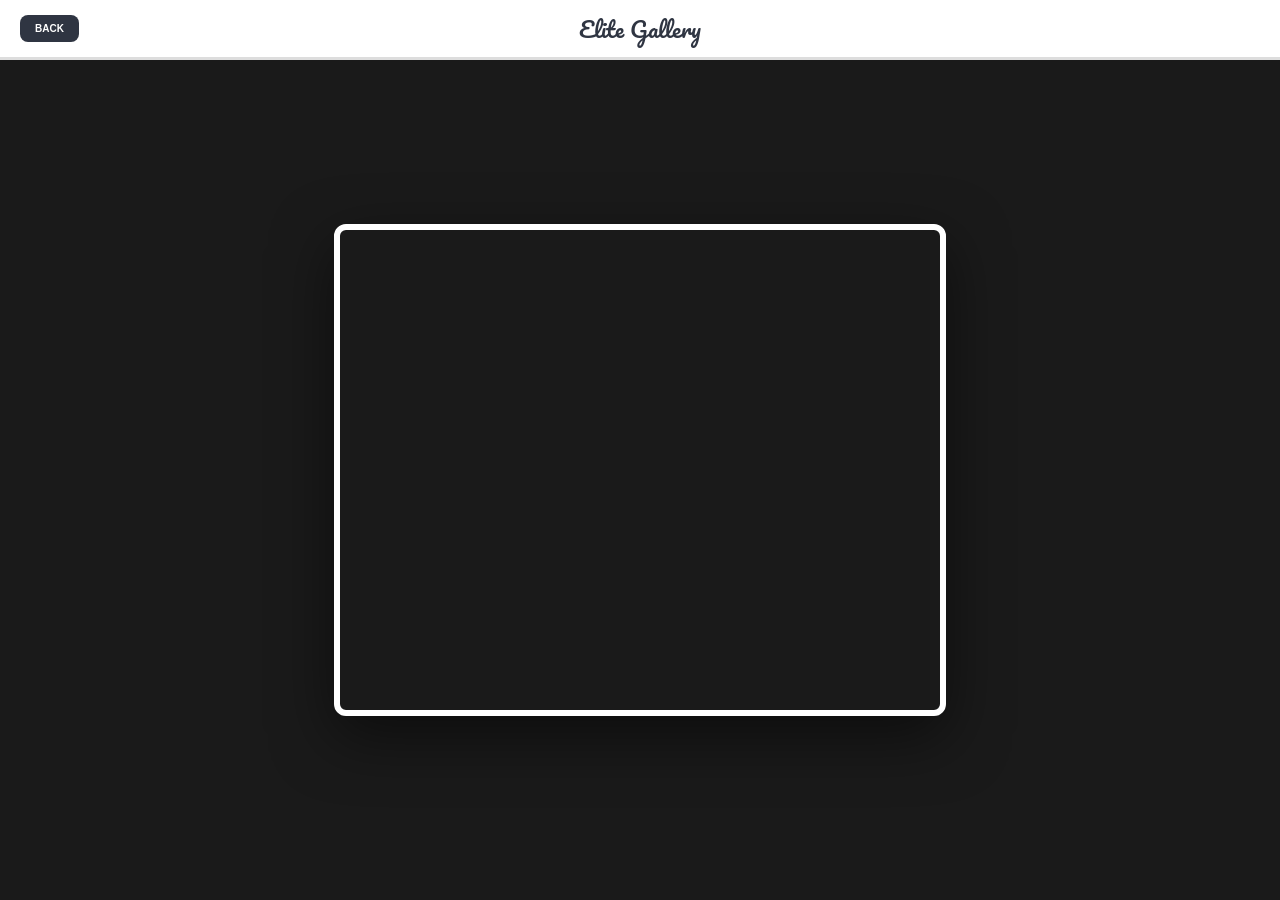
<file: index4.html>
<!DOCTYPE html>
<html lang="en">
<head>
    <meta charset="UTF-8">
    <meta name="viewport" content="width=device-width, initial-scale=1.0, maximum-scale=1.0, user-scalable=no">
    <title>Flappy Bird Pro | Elite Gallery</title>
    <link href="https://fonts.googleapis.com/css?family=Pacifico" rel="stylesheet">
    <style>
        /* --- LAYOUT STYLES --- */
        body {
            margin: 0;
            padding: 0;
            display: flex;
            flex-direction: column;
            justify-content: center;
            align-items: center;
            height: 100vh;
            background-color: #1a1a1a;
            font-family: 'Pacifico', cursive;
            overflow: hidden;
        }

        /* Fixed Header */
        header {
            width: 100%;
            height: 60px;
            padding: 0 20px;
            display: flex;
            align-items: center;
            justify-content: space-between;
            background: #ffffff;
            position: fixed;
            top: 0;
            left: 0;
            z-index: 100;
            box-sizing: border-box;
            border-bottom: 3px solid #ddd;
        }

        .gallery-title {
            font-size: 1.4rem;
            color: #2f3542;
            position: absolute;
            left: 50%;
            transform: translateX(-50%);
        }

        #game-container {
            position: relative;
            box-shadow: 0 20px 60px rgba(0,0,0,0.5);
            border: 6px solid #fff;
            border-radius: 12px;
            margin-top: 40px;
        }

        canvas {
            display: block;
            background: url('https://s2js.com/img/etc/flappyback.png'); /* Secure HTTPS Link */
            background-size: cover;
        }
    </style>
</head>
<body>

    <header>
        <button onclick="window.location.href='index2.html'" style="background:#2f3542; color:white; border:none; padding:8px 15px; border-radius:8px; font-weight:bold; cursor:pointer; font-size: 10px;">BACK</button>
        
        <span class="gallery-title">Elite Gallery</span>
        
        </header>

    <div id="game-container">
        <canvas id="myCanvas" width="600" height="480"></canvas>
    </div>

    <script>
        /* --- GAME LOGIC --- */
        const canvas = document.getElementById("myCanvas");
        const ctx = canvas.getContext("2d");

        const GRAVITY = 0.5;
        const JUMP = -8;
        const PIPE_SPEED = 3.5;
        const PIPE_SPAWN_RATE = 100;

        let bird, pipes, score, gameMode, frameCount;

        // Secure HTTPS image links
        const birdImg = new Image();
        birdImg.src = "https://s2js.com/img/etc/flappybird.png";
        const pipeImg = new Image();
        pipeImg.src = "https://s2js.com/img/etc/flappypipe.png";

        class Bird {
            constructor() {
                this.x = 100;
                this.y = canvas.height / 2;
                this.w = 34;
                this.h = 24;
                this.velocity = 0;
                this.angle = 0;
            }
            update() {
                if (gameMode === "running") {
                    this.velocity += GRAVITY;
                    this.y += this.velocity;
                    this.angle = Math.min(Math.PI / 3, Math.max(-Math.PI / 6, this.velocity * 0.1));
                }
                if (this.y + this.h > canvas.height || this.y < 0) gameMode = "over";
            }
            draw() {
                ctx.save();
                ctx.translate(this.x + this.w / 2, this.y + this.h / 2);
                ctx.rotate(this.angle);
                ctx.drawImage(birdImg, -this.w / 2, -this.h / 2, this.w, this.h);
                ctx.restore();
            }
        }

        class Pipe {
            constructor(x) {
                this.x = x;
                this.width = 52;
                this.gap = 150;
                this.topHeight = Math.random() * (canvas.height - 250) + 50;
                this.passed = false;
            }
            update() { this.x -= PIPE_SPEED; }
            draw() {
                ctx.save();
                ctx.translate(this.x + this.width / 2, this.topHeight / 2);
                ctx.scale(1, -1);
                ctx.drawImage(pipeImg, -this.width / 2, -this.topHeight / 2, this.width, this.topHeight);
                ctx.restore();
                ctx.drawImage(pipeImg, this.x, this.topHeight + this.gap, this.width, canvas.height);
            }
        }

        function init() {
            bird = new Bird();
            pipes = [];
            score = 0;
            frameCount = 0;
            gameMode = "prestart";
        }

        function update() {
            bird.update();
            if (gameMode === "running") {
                frameCount++;
                if (frameCount % PIPE_SPAWN_RATE === 0) pipes.push(new Pipe(canvas.width));
                for (let i = pipes.length - 1; i >= 0; i--) {
                    pipes[i].update();
                    if (bird.x + bird.w - 5 > pipes[i].x && bird.x + 5 < pipes[i].x + pipes[i].width) {
                        if (bird.y + 5 < pipes[i].topHeight || bird.y + bird.h - 5 > pipes[i].topHeight + pipes[i].gap) {
                            gameMode = "over";
                        }
                    }
                    if (!pipes[i].passed && pipes[i].x < bird.x) {
                        score++;
                        pipes[i].passed = true;
                    }
                    if (pipes[i].x + pipes[i].width < 0) pipes.splice(i, 1);
                }
            }
        }

        function render() {
            ctx.clearRect(0, 0, canvas.width, canvas.height);
            pipes.forEach(p => p.draw());
            bird.draw();
            ctx.fillStyle = "white";
            ctx.strokeStyle = "black";
            ctx.lineWidth = 4;
            ctx.textAlign = "center";

            if (gameMode === "prestart") {
                ctx.font = "30px Pacifico";
                ctx.strokeText("Click to Start", canvas.width / 2, canvas.height / 2);
                ctx.fillText("Click to Start", canvas.width / 2, canvas.height / 2);
            } else if (gameMode === "over") {
                ctx.font = "40px Pacifico";
                ctx.strokeText("Game Over", canvas.width / 2, 200);
                ctx.fillText("Game Over", canvas.width / 2, 200);
                ctx.font = "25px Pacifico";
                ctx.fillText(`Score: ${score}`, canvas.width / 2, 250);
            } else {
                ctx.font = "40px Pacifico";
                ctx.strokeText(score, canvas.width / 2, 70);
                ctx.fillText(score, canvas.width / 2, 70);
            }
        }

        function gameLoop() {
            update();
            render();
            requestAnimationFrame(gameLoop);
        }

        function handleInput() {
            if (gameMode === "prestart") gameMode = "running";
            if (gameMode === "running") bird.velocity = JUMP;
            if (gameMode === "over") init();
        }

        window.addEventListener("mousedown", handleInput);
        window.addEventListener("keydown", (e) => { if(e.code === "Space") handleInput(); });
        window.addEventListener("touchstart", (e) => { e.preventDefault(); handleInput(); });

        init();
        gameLoop();
    </script>
</body>
</html>
</file>
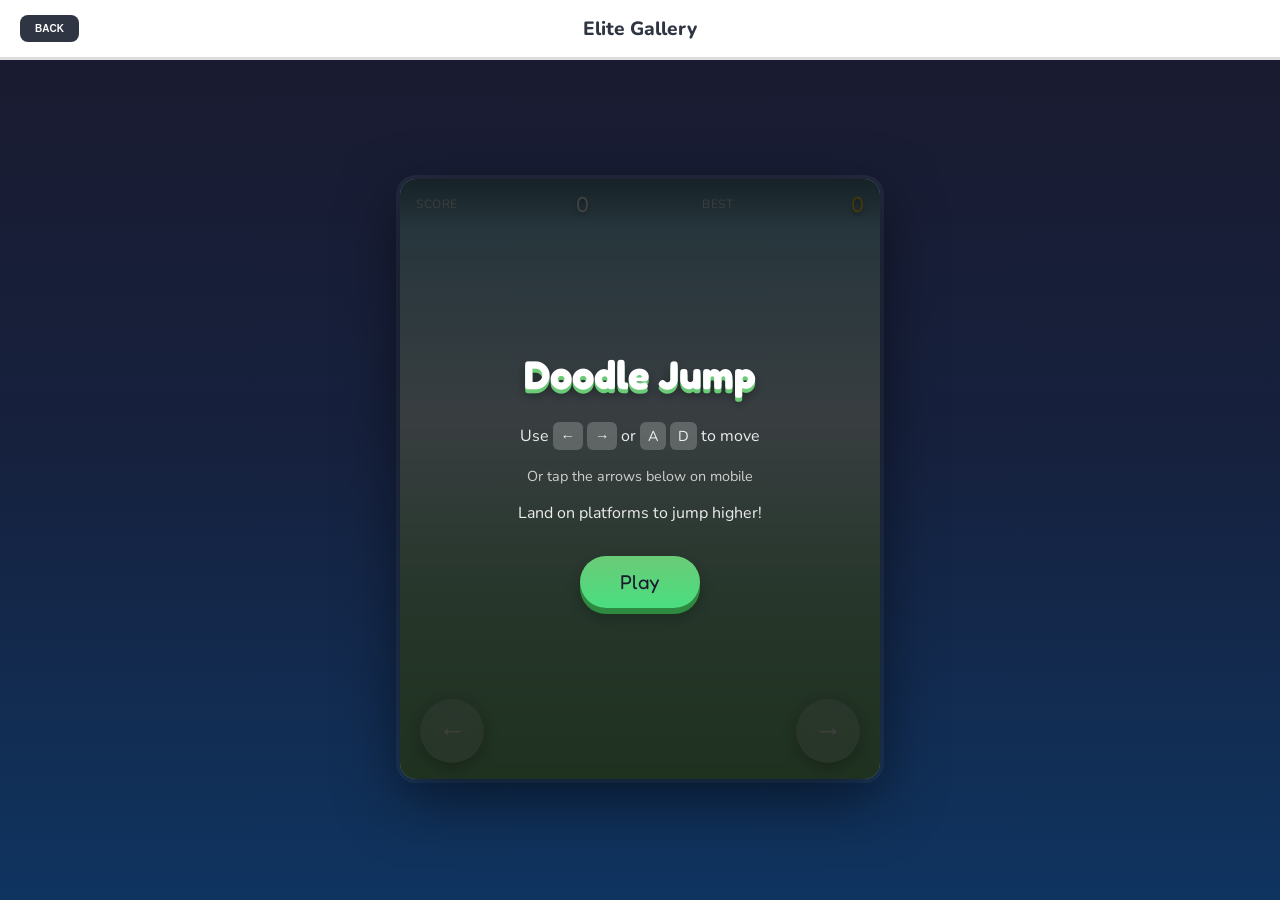
<file: index5.html>
<!DOCTYPE html>
<html lang="en" dir="ltr">
  <head>
    <meta charset="utf-8" />
    <meta name="viewport" content="width=device-width, initial-scale=1.0" />
    <title>Talha - Doodle Jump</title>

    <link rel="icon" href="https://i.ibb.co/M6KTWnf/pic.jpg" />
    <link rel="stylesheet" href="style2.css" />
    <link href="https://fonts.googleapis.com/css2?family=Fredoka+One&family=Nunito:wght@600;800&display=swap" rel="stylesheet" />
    
    <style>
        /* --- NAVIGATION HEADER STYLES --- */
        header {
            width: 100%;
            height: 60px;
            padding: 0 20px;
            display: flex;
            align-items: center;
            justify-content: space-between;
            background: #ffffff;
            position: fixed;
            top: 0;
            left: 0;
            z-index: 1000;
            box-sizing: border-box;
            border-bottom: 3px solid #ddd;
            font-family: 'Nunito', sans-serif;
        }

        .gallery-title {
            font-size: 1.2rem;
            color: #2f3542;
            font-weight: 800;
            position: absolute;
            left: 50%;
            transform: translateX(-50%);
        }

        .btn-back {
            background: #2f3542;
            color: white;
            border: none;
            padding: 8px 15px;
            border-radius: 8px;
            font-weight: bold;
            cursor: pointer;
            font-size: 10px;
            text-transform: uppercase;
            transition: opacity 0.2s;
        }

        .btn-back:hover {
            opacity: 0.9;
        }

        /* Prevent game from being hidden behind the fixed header */
        body {
            padding-top: 70px;
            margin: 0;
            display: flex;
            justify-content: center;
            background-color: #f0f0f0; /* Match your game theme if needed */
        }
    </style>
  </head>
  <body>

    <header>
        <button class="btn-back" onclick="window.location.href='index2.html'">BACK</button>
        
        <span class="gallery-title">Elite Gallery</span>
        
        </header>

    <div class="game-wrapper">
      <div class="game-ui">
        <span class="score-label">Score</span>
        <span id="scoreEl" class="score-value">0</span>
        <span class="high-score-label">Best</span>
        <span id="highScoreEl" class="high-score-value">0</span>
      </div>
      <canvas id="gameCanvas" width="480" height="600"></canvas>
      <div class="mobile-controls" id="mobileControls">
        <button type="button" class="ctrl-btn ctrl-left" id="btnLeft" aria-label="Move left">←</button>
        <button type="button" class="ctrl-btn ctrl-right" id="btnRight" aria-label="Move right">→</button>
      </div>
      <div id="startOverlay" class="overlay overlay-start">
        <h1>Doodle Jump</h1>
        <p>Use <kbd>←</kbd> <kbd>→</kbd> or <kbd>A</kbd> <kbd>D</kbd> to move</p>
        <p class="mobile-hint">Or tap the arrows below on mobile</p>
        <p>Land on platforms to jump higher!</p>
        <button type="button" id="startBtn" class="btn-start">Play</button>
      </div>
      <div id="gameOverOverlay" class="overlay overlay-gameover hidden">
        <h2>Game Over</h2>
        <p>Score: <span id="finalScoreEl">0</span></p>
        <button type="button" id="restartBtn" class="btn-start">Play Again</button>
      </div>
    </div>
    
    <script src="script2.js"></script>
  </body>
</html>
</file>
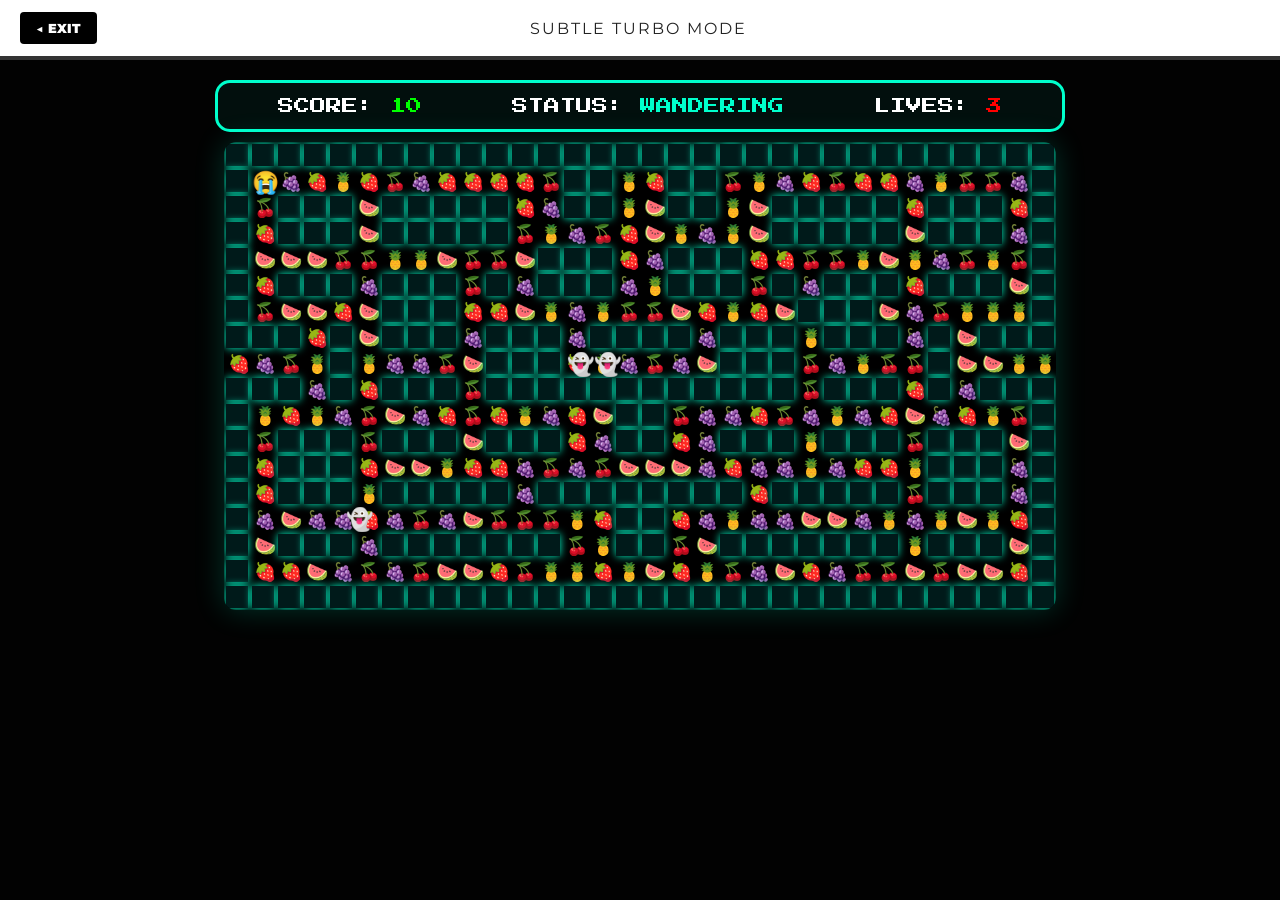
<file: index6.html>
<!DOCTYPE html>
<html lang="en">
<head>
    <meta charset="utf-8" />
    <meta name="viewport" content="width=device-width, initial-scale=1.0" />
    <title>Pac-Man: 1.1x Subtle Turbo</title>
    <link href="https://fonts.googleapis.com/css2?family=Montserrat:wght@900&family=Press+Start+2P&display=swap" rel="stylesheet">
    <style>
        * { box-sizing: border-box; margin: 0; padding: 0; }
        body {
            background: #020202; display: flex; flex-direction: column; align-items: center;
            min-height: 100vh; font-family: 'Press Start 2P', cursive; overflow: hidden; color: white;
        }
        header.nav-header {
            width: 100%; height: 60px; background: #fff; display: flex; align-items: center;
            justify-content: space-between; padding: 0 20px; position: fixed; top: 0; z-index: 100;
            border-bottom: 4px solid #333;
        }
        .btn-back {
            background: #000; color: #fff; border: none; padding: 8px 16px;
            font-family: 'Montserrat', sans-serif; font-weight: 900; cursor: pointer; border-radius: 4px;
        }
        .wrapper { margin-top: 80px; text-align: center; }
        .scoreboard {
            display: flex; justify-content: space-around; width: 850px;
            margin: 0 auto 10px; padding: 15px; border: 3px solid #00ffcc;
            background: rgba(0, 255, 204, 0.05); border-radius: 15px;
        }
        canvas { background: #000; border-radius: 12px; box-shadow: 0 0 30px rgba(0, 255, 204, 0.2); }
    </style>
</head>
<body>

    <header class="nav-header">
        <button class="btn-back" onclick="window.location.href='index2.html'">◀ EXIT</button>
        <span style="color:#222; font-family:'Montserrat'; letter-spacing: 2px;">SUBTLE TURBO MODE</span>
        <div style="width: 80px;"></div>
    </header>

    <div class="wrapper">
        <div class="scoreboard">
            <div>SCORE: <span id="score" style="color:#00ff00">0</span></div>
            <div>STATUS: <span id="ai-status" style="color:#00ffcc">WANDERING</span></div>
            <div>LIVES: <span id="lives" style="color:red">3</span></div>
        </div>
        <canvas id="gameCanvas"></canvas>
    </div>

    <script>
        const canvas = document.getElementById("gameCanvas");
        const ctx = canvas.getContext("2d");
        const tileSize = 26; 
        const cols = 32; const rows = 18;
        canvas.width = cols * tileSize; canvas.height = rows * tileSize;

        let score = 0; let lives = 3;
        const fruits = { 2: "🍒", 3: "🍇", 4: "🍉", 5: "🍍", 6: "🍓" };

        const baseMap = [
            "11111111111111111111111111111111",
            "10000000000001100110000000000001",
            "10111011111001100110011111011101",
            "10111011111000000000011111011101",
            "10000000000011100111000000000001",
            "10111011101011100111010111011101",
            "10000011100000000000001110000001",
            "11101011101110111101110111010111",
            "00001000001110000001110000010000",
            "11101011101111111111110111010111",
            "10000000000000011000000000000001",
            "10111011101110011001110111011101",
            "10111000000000000000000000011101",
            "10111011111011111111011111011101",
            "10000000000000011000000000000001",
            "10111011111110011001111111011101",
            "10000000000000000000000000000001",
            "11111111111111111111111111111111"
        ];

        let map = baseMap.map(row => row.split('').map(cell => {
            if (cell === "0") return Math.floor(Math.random() * 5) + 2; 
            return Number(cell);
        }));

        const player = { x: 1, y: 1, dirX: 0, dirY: 0, speed: 0.15 };
        
        let ghosts = [
            { x: 15, y: 8, dirX: 1, dirY: 0, emoji: "👻", baseSpeed: 0.12, speed: 0.12, turbo: 0 },
            { x: 16, y: 8, dirX: -1, dirY: 0, emoji: "👻", baseSpeed: 0.12, speed: 0.12, turbo: 0 },
            { x: 1, y: 16, dirX: 1, dirY: 0, emoji: "👻", baseSpeed: 0.12, speed: 0.12, turbo: 0 }
        ];

        function isWall(x, y) {
            let rx = Math.round(x); let ry = Math.round(y);
            return map[ry] && map[ry][rx] === 1;
        }

        function canSeePlayer(g) {
            let dx = Math.abs(player.x - g.x);
            let dy = Math.abs(player.y - g.y);
            if (dx < 0.6 || dy < 0.6) {
                let startX = Math.min(g.x, player.x); let endX = Math.max(g.x, player.x);
                let startY = Math.min(g.y, player.y); let endY = Math.max(g.y, player.y);
                if (dy < 0.6) {
                    for (let x = Math.floor(startX); x <= Math.ceil(endX); x++) if (isWall(x, g.y)) return false;
                } else {
                    for (let y = Math.floor(startY); y <= Math.ceil(endY); y++) if (isWall(g.x, y)) return false;
                }
                return true;
            }
            return false;
        }

        function draw() {
            ctx.fillStyle = "#000"; ctx.fillRect(0, 0, canvas.width, canvas.height);
            map.forEach((row, r) => {
                row.forEach((cell, c) => {
                    if (cell === 1) {
                        ctx.shadowBlur = 8; ctx.shadowColor = "#00ffcc";
                        ctx.fillStyle = "#001a1a"; ctx.fillRect(c*tileSize+2, r*tileSize+2, tileSize-4, tileSize-4);
                        ctx.shadowBlur = 0;
                    } else if (fruits[cell]) {
                        ctx.font = "18px serif"; ctx.fillText(fruits[cell], c*tileSize+4, r*tileSize+20);
                    }
                });
            });

            ctx.font = "22px serif";
            ctx.fillText("😭", player.x * tileSize + 2, player.y * tileSize + 22);

            ghosts.forEach(g => {
                if (g.turbo > 0) { ctx.shadowBlur = 10; ctx.shadowColor = "cyan"; }
                ctx.fillText(g.emoji, g.x * tileSize + 2, g.y * tileSize + 22);
                ctx.shadowBlur = 0;
            });
            update();
            requestAnimationFrame(draw);
        }

        function update() {
            let pnx = player.x + player.dirX * player.speed;
            let pny = player.y + player.dirY * player.speed;
            if (!isWall(pnx + player.dirX * 0.2, pny + player.dirY * 0.2)) {
                player.x = pnx; player.y = pny;
            }

            let anyTurbo = false;
            ghosts.forEach(g => {
                if (canSeePlayer(g) && g.turbo <= 0) { g.turbo = 108; } 

                if (g.turbo > 0) {
                    g.turbo--;
                    g.speed = g.baseSpeed * 1.1; // 1.1x Multiplier
                    anyTurbo = true;
                } else { g.speed = g.baseSpeed; }

                let nextX = g.x + g.dirX * g.speed;
                let nextY = g.y + g.dirY * g.speed;

                if (isWall(nextX + g.dirX * 0.4, nextY + g.dirY * 0.4) || (Math.random() < 0.04)) {
                    const dirs = [[0,1],[0,-1],[1,0],[-1,0]];
                    const valid = dirs.filter(d => !isWall(g.x + d[0], g.y + d[1]));
                    if (valid.length > 0) {
                        let pick = valid[Math.floor(Math.random() * valid.length)];
                        g.dirX = pick[0]; g.dirY = pick[1];
                    }
                } else { g.x = nextX; g.y = nextY; }

                if (Math.sqrt((player.x - g.x)**2 + (player.y - g.y)**2) < 0.6) {
                    lives--; document.getElementById("lives").innerText = lives;
                    player.x = 1; player.y = 1;
                    if (lives <= 0) location.reload();
                }
            });

            document.getElementById("ai-status").innerText = anyTurbo ? "GHOST ALERT" : "WANDERING";

            let mx = Math.round(player.x); let my = Math.round(player.y);
            if (map[my] && map[my][mx] > 1) {
                score += 10; map[my][mx] = 0;
                document.getElementById("score").innerText = score;
            }
        }

        window.addEventListener("keydown", e => {
            if (e.key === "ArrowUp") { player.dirX = 0; player.dirY = -1; }
            if (e.key === "ArrowDown") { player.dirX = 0; player.dirY = 1; }
            if (e.key === "ArrowLeft") { player.dirX = -1; player.dirY = 0; }
            if (e.key === "ArrowRight") { player.dirX = 1; player.dirY = 0; }
        });

        draw();
    </script>
</body>
</html>
</file>
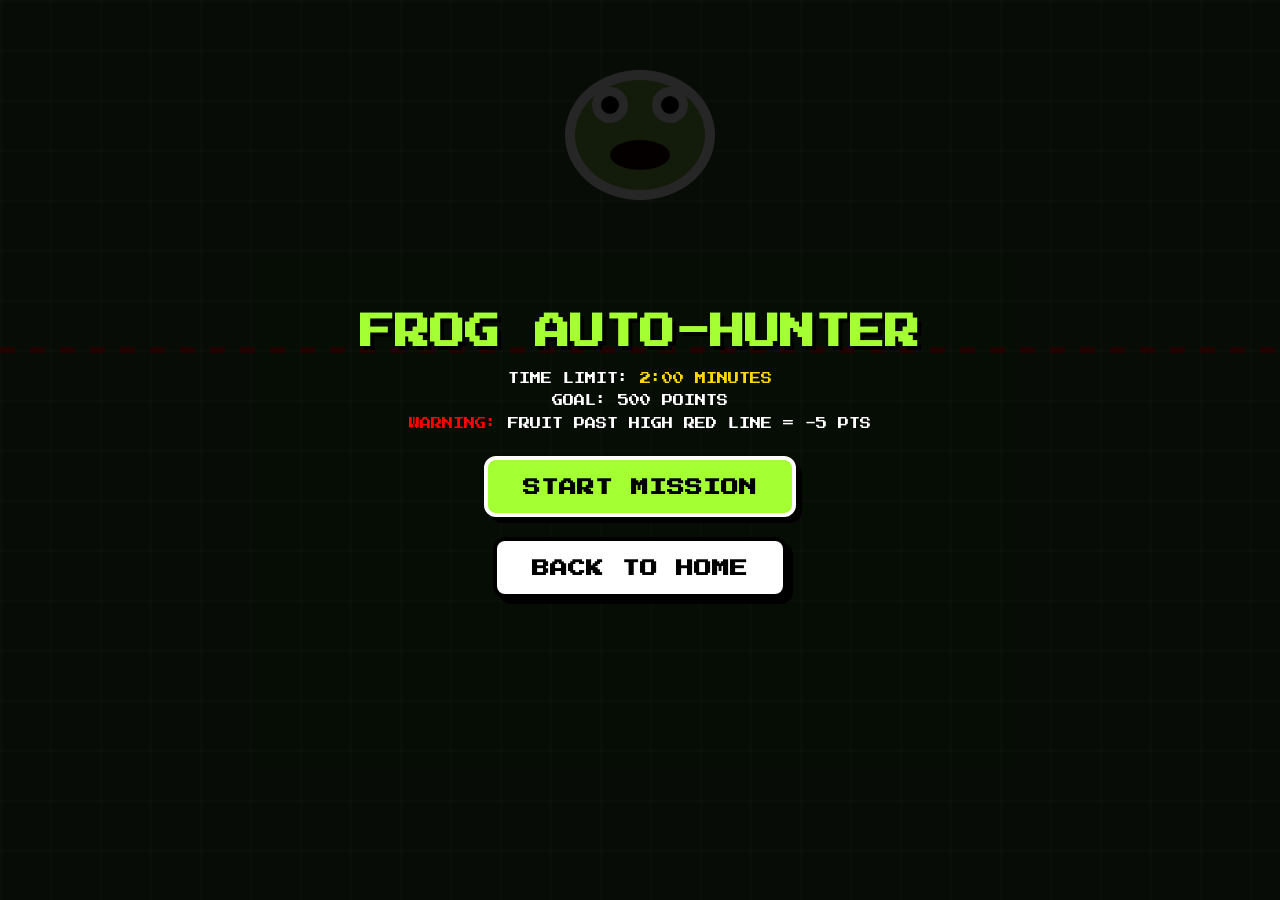
<file: index7.html>
<!DOCTYPE html>
<html lang="en">
<head>
    <meta charset="UTF-8">
    <title>Frog Auto-Hunter: 2-Minute Challenge</title>
    <link href="https://fonts.googleapis.com/css2?family=Press+Start+2P&display=swap" rel="stylesheet">
    <style>
        body { margin: 0; padding: 0; background: #1a3a1a; color: #fff; font-family: 'Press Start 2P', sans-serif; overflow: hidden; }
        
        canvas { 
            display: block; 
            background-color: #2d5a27;
            background-image: 
                linear-gradient(rgba(255,255,255,.1) 2px, transparent 2px),
                linear-gradient(90deg, rgba(255,255,255,.1) 2px, transparent 2px);
            background-size: 50px 50px;
        }
        
        .dialogue {
            position: fixed; top: 0; left: 0; width: 100%; height: 100%;
            background: rgba(0, 0, 0, 0.85); display: flex; align-items: center;
            justify-content: center; text-align: center; z-index: 100;
        }
        .dialogue--hidden { display: none; }
        
        h1 { font-size: 2.2rem; margin-bottom: 0.5em; color: #a4ff33; text-shadow: 4px 4px 0px #000; }
        
        .btn {
            border: 4px solid #fff; border-radius: 12px; background: #a4ff33;
            color: #000; cursor: pointer; font-family: inherit; font-size: 1.1rem; padding: 1em 2em;
            text-transform: uppercase; font-weight: bold; margin: 10px; box-shadow: 6px 6px 0px #000;
            text-decoration: none; display: inline-block;
        }
        .btn:hover { transform: translate(-2px, -2px); box-shadow: 8px 8px 0px #000; }
        .btn-index { background: #fff; border-color: #000; }

        .hud { position: fixed; top: 20px; left: 20px; width: 90%; pointer-events: none; z-index: 10; display: flex; gap: 20px; }
        .hud--hidden { display: none; }
        .stats-box { background: rgba(0,0,0,0.7); border: 4px solid white; padding: 15px; border-radius: 10px; box-shadow: 5px 5px 0px rgba(0,0,0,0.5); }
        .timer-box { border-color: #ffd700; color: #ffd700; }
        .heart-container { color: #ff4e4e; font-size: 1.4rem; margin-top: 10px; }
    </style>
</head>
<body>

    <div class="dialogue" id="menu">
        <div class="dialogue__content" id="menuContent">
            <h1>FROG AUTO-HUNTER</h1>
            <ul style="list-style:none; padding:0; font-size:0.7rem; line-height:2;">
                <li>TIME LIMIT: <span style="color:#ffd700;">2:00 MINUTES</span></li>
                <li>GOAL: 500 POINTS</li>
                <li><span style="color:red;">WARNING:</span> FRUIT PAST HIGH RED LINE = -5 PTS</li>
            </ul>
            <button class="btn" id="startBtn">START MISSION</button><br>
            <a href="index2.html" class="btn btn-index">Back to Home</a>
        </div>
    </div>

    <div class="hud hud--hidden" id="hud">
        <div class="stats-box">
            <div id="scoreDisplay">SCORE: 0 / 500</div>
            <div class="heart-container" id="heartVal">❤️❤️❤️❤️❤️</div>
        </div>
        <div class="stats-box timer-box">
            TIME: <span id="timerDisplay">02:00</span>
        </div>
    </div>

<script>
const canvas = document.createElement('canvas');
const ctx = canvas.getContext('2d');
document.body.appendChild(canvas);

const menu = document.getElementById('menu');
const hud = document.getElementById('hud');
const scoreNode = document.getElementById('scoreDisplay');
const heartNode = document.getElementById('heartVal');
const timerNode = document.getElementById('timerDisplay');
const startBtn = document.getElementById('startBtn');

function resize() {
    canvas.width = window.innerWidth;
    canvas.height = window.innerHeight;
}
window.addEventListener('resize', resize);
resize();

const fruitEmojis = ["🍎", "🍓", "🍉", "🍇", "🍒", "🍌", "🍍"];
let ship, lasers = [], enemies = [], score = 0, hearts = 5, tick = 0;
let gameActive = false, speedMultiplier = 1, enemyFreq = 50;
let timeLeft = 120; // 2 minutes in seconds
let timerInterval;

const DEADLINE_Y = 350; // Raised the line higher (from 250 to 350)

function Ship() {
    this.w = 130; this.h = 110;
    this.x = canvas.width / 2 - this.w / 2;
    this.y = 80;
    this.speed = 15;
    this.left = false; this.right = false;
}

Ship.prototype.draw = function() {
    ctx.save();
    ctx.translate(this.x + this.w/2, this.y + this.h/2);
    ctx.fillStyle = "white";
    ctx.beginPath(); ctx.ellipse(0, 0, this.w/2 + 10, this.h/2 + 10, 0, 0, Math.PI * 2); ctx.fill();
    ctx.fillStyle = "#7db344";
    ctx.beginPath(); ctx.ellipse(0, 0, this.w/2, this.h/2, 0, 0, Math.PI * 2); ctx.fill();
    ctx.fillStyle = "white";
    ctx.beginPath(); ctx.arc(-30, -30, 18, 0, Math.PI*2); ctx.arc(30, -30, 18, 0, Math.PI*2); ctx.fill();
    ctx.fillStyle = "black";
    ctx.beginPath(); ctx.arc(-30, -30, 9, 0, Math.PI*2); ctx.arc(30, -30, 9, 0, Math.PI*2); ctx.fill();
    ctx.fillStyle = "#220000";
    ctx.beginPath(); ctx.ellipse(0, 20, 30, 15, 0, 0, Math.PI * 2); ctx.fill();
    ctx.restore();
};

function Enemy() {
    this.emoji = fruitEmojis[Math.floor(Math.random() * fruitEmojis.length)];
    this.size = Math.floor(Math.random() * 20) + 60;
    this.x = Math.random() * (canvas.width - this.size);
    this.y = canvas.height + this.size;
    this.active = true;
    this.passed = false;
}

function updateTimer() {
    if (!gameActive) return;
    timeLeft--;
    const mins = Math.floor(timeLeft / 60);
    const secs = timeLeft % 60;
    timerNode.innerText = `${mins.toString().padStart(2, '0')}:${secs.toString().padStart(2, '0')}`;
    
    if (timeLeft <= 0) {
        endGame(false, "OUT OF TIME!");
    }
}

function endGame(win, reason = "") {
    gameActive = false;
    clearInterval(timerInterval);
    menu.classList.remove('dialogue--hidden');
    document.getElementById('menuContent').innerHTML = `
        <h1 style="color:${win ? '#a4ff33':'#ff4e4e'}">${win ? 'WINNER!' : 'DEFEATED'}</h1>
        <p>${reason}</p>
        <p>FINAL SCORE: ${score}</p>
        <button class="btn" onclick="location.reload()">REPLAY</button><br>
        <a href="index2.html" class="btn btn-index">Back to Home</a>
    `;
}

function update() {
    ctx.clearRect(0, 0, canvas.width, canvas.height);

    // High Red Deadline
    ctx.strokeStyle = "rgba(255, 0, 0, 0.8)";
    ctx.lineWidth = 6;
    ctx.setLineDash([15, 15]);
    ctx.beginPath(); ctx.moveTo(0, DEADLINE_Y); ctx.lineTo(canvas.width, DEADLINE_Y); ctx.stroke();
    ctx.setLineDash([]);

    if (gameActive) {
        if (tick % enemyFreq === 0) enemies.push(new Enemy());
        if (ship.left && ship.x > 0) ship.x -= ship.speed;
        if (ship.right && ship.x < canvas.width - ship.w) ship.x += ship.speed;

        if (tick % 12 === 0) {
            const offsets = [-30, 0, 30];
            offsets.forEach(off => {
                lasers.push({ x: ship.x + ship.w/2 + off - 4, y: ship.y + 80, w: 8, h: 40, active: true });
            });
        }
    }

    ship.draw();

    lasers.forEach(l => {
        l.y += 18;
        ctx.fillStyle = "#ff00ff";
        ctx.fillRect(l.x, l.y, l.w, l.h);

        enemies.forEach(e => {
            if (l.active && e.active && l.x < e.x + e.size && l.x + l.w > e.x && l.y < e.y + e.size && l.y + l.h > e.y) {
                e.active = false; l.active = false;
                score += 10;
                if (score >= 500) endGame(true, "TARGET REACHED!");
                scoreNode.innerText = `SCORE: ${score} / 500`;
                speedMultiplier += 0.012;
            }
        });
    });

    enemies.forEach(e => {
        e.y -= 3.5 * speedMultiplier;
        ctx.save();
        ctx.font = `${e.size}px serif`;
        ctx.shadowBlur = 10; ctx.shadowColor = "white";
        ctx.fillText(e.emoji, e.x, e.y);
        ctx.restore();

        if (!e.passed && e.y < DEADLINE_Y) {
            e.passed = true;
            score = Math.max(0, score - 5);
            scoreNode.innerText = `SCORE: ${score} / 500`;
        }

        if (e.active && e.x < ship.x + ship.w && e.x + e.size > ship.x && e.y < ship.y + ship.h && e.y + e.size > ship.y) {
            e.active = false;
            hearts--;
            heartNode.innerText = "❤️".repeat(Math.max(0, hearts));
            if (hearts <= 0) endGame(false, "NO HEARTS LEFT!");
        }
    });

    lasers = lasers.filter(l => l.active && l.y < canvas.height);
    enemies = enemies.filter(e => e.active && e.y > -150);

    tick++;
    requestAnimationFrame(update);
}

window.addEventListener('keydown', e => {
    if (e.code === 'ArrowLeft') ship.left = true;
    if (e.code === 'ArrowRight') ship.right = true;
});
window.addEventListener('keyup', e => {
    if (e.code === 'ArrowLeft') ship.left = false;
    if (e.code === 'ArrowRight') ship.right = false;
});

startBtn.addEventListener('click', () => {
    menu.classList.add('dialogue--hidden');
    hud.classList.remove('hud--hidden');
    gameActive = true;
    timerInterval = setInterval(updateTimer, 1000);
    update();
});

ship = new Ship();
update();
</script>
</body>
</html>
</file>
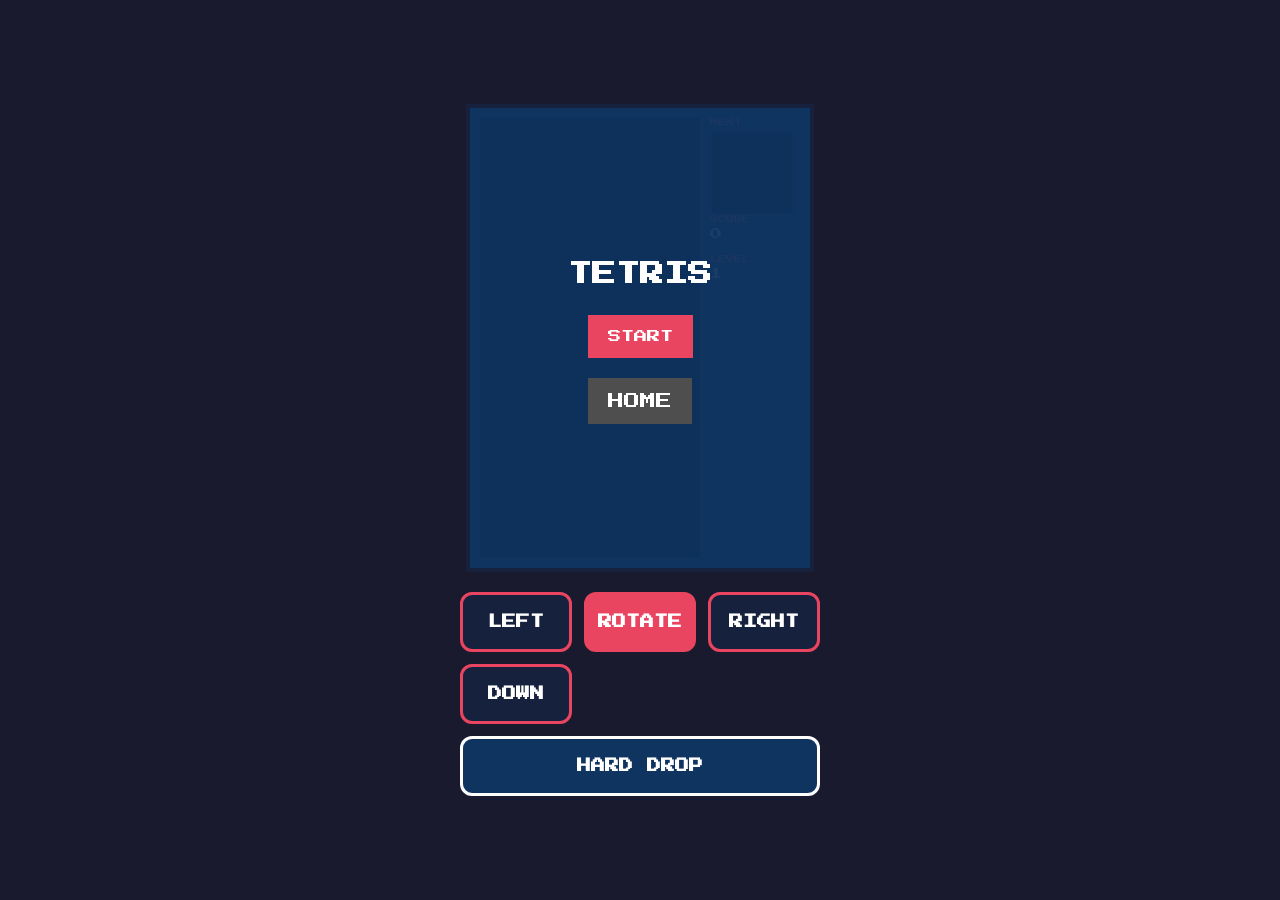
<file: index8.html>
<!DOCTYPE html>
<html>
<head>
  <title>Pro Tetris Mobile - Full Controls</title>
  <meta charset="UTF-8">
  <meta name="viewport" content="width=device-width, initial-scale=1.0, maximum-scale=1.0, user-scalable=no">
  <link href="https://fonts.googleapis.com/css2?family=Press+Start+2P&display=swap" rel="stylesheet">
  <style>
    body {
      background: #1a1a2e;
      color: white;
      font-family: 'Press Start 2P', cursive;
      display: flex;
      flex-direction: column;
      align-items: center;
      justify-content: center;
      min-height: 100vh;
      margin: 0;
      overflow: hidden;
      touch-action: none;
    }
    .game-container {
      display: flex;
      gap: 10px;
      border: 4px solid #16213e;
      padding: 10px;
      background: #0f3460;
      position: relative;
    }
    canvas {
      background: #000;
      display: block;
      width: 220px;
      height: 440px;
    }
    .side-panel {
      display: flex;
      flex-direction: column;
      width: 90px;
    }
    .stat-label { font-size: 8px; color: #e94560; margin-bottom: 5px; }
    .stat-value { font-size: 12px; margin-bottom: 15px; }
    #next-canvas { background: #000; border: 2px solid #16213e; width: 80px; height: 80px; }
    
    /* Expanded Column Grid for Buttons */
    .controls {
      display: grid;
      grid-template-columns: repeat(3, 1fr);
      gap: 12px;
      margin-top: 20px;
      width: 90vw;
      max-width: 360px;
    }
    .btn-ctrl {
      background: #16213e;
      border: 3px solid #e94560;
      color: white;
      padding: 20px 0;
      text-align: center;
      font-size: 14px;
      border-radius: 12px;
      user-select: none;
      font-weight: bold;
    }
    .btn-ctrl:active { background: #e94560; transform: scale(0.95); }
    .btn-wide { grid-column: span 3; background: #0f3460; border-color: #fff; }

    #overlay {
      position: absolute;
      top: 0; left: 0; width: 100%; height: 100%;
      background: rgba(15, 52, 96, 0.95);
      display: flex; flex-direction: column;
      align-items: center; justify-content: center;
      z-index: 10; text-align: center;
    }
    .hidden { display: none !important; }
    .btn { background: #e94560; color: white; border: none; padding: 15px 20px; font-family: inherit; margin: 10px; text-decoration: none; display: inline-block; }
  </style>
</head>
<body>

  <div class="game-container">
    <div id="overlay">
      <h2 id="overlay-title">TETRIS</h2>
      <button class="btn" onclick="startGame()">START</button>
      <a href="index2.html" class="btn" style="background:#4e4e4e">HOME</a>
    </div>

    <canvas width="320" height="640" id="game" onclick="moveRotate()"></canvas>
    
    <div class="side-panel">
      <div>
        <div class="stat-label">NEXT</div>
        <canvas width="120" height="120" id="next-canvas"></canvas>
      </div>
      <div>
        <div class="stat-label">SCORE</div>
        <div id="score" class="stat-value">0</div>
        <div class="stat-label">LEVEL</div>
        <div id="level" class="stat-value">1</div>
      </div>
    </div>
  </div>

  <div class="controls">
    <div class="btn-ctrl" id="l-btn">LEFT</div>
    <div class="btn-ctrl" id="rot-btn" style="background: #e94560;">ROTATE</div>
    <div class="btn-ctrl" id="r-btn">RIGHT</div>
    <div class="btn-ctrl" id="d-btn">DOWN</div>
    <div class="btn-ctrl btn-wide" id="drop-btn">HARD DROP</div>
  </div>

<script>
const canvas = document.getElementById('game');
const context = canvas.getContext('2d');
const nextCanvas = document.getElementById('next-canvas');
const nextContext = nextCanvas.getContext('2d');
const overlay = document.getElementById('overlay');
const grid = 32;

let score, lines, level, gameOver, gameStarted, tetrominoSequence, playfield, tetromino, count, rAF;

const colors = { 'I': '#00f0f0', 'O': '#f0f000', 'T': '#a000f0', 'S': '#00f000', 'Z': '#f00000', 'J': '#0000f0', 'L': '#f0a000' };
const tetrominos = {
  'I': [[0,0,0,0],[1,1,1,1],[0,0,0,0],[0,0,0,0]],
  'J': [[1,0,0],[1,1,1],[0,0,0]],
  'L': [[0,0,1],[1,1,1],[0,0,0]],
  'O': [[1,1],[1,1]],
  'S': [[0,1,1],[1,1,0],[0,0,0]],
  'Z': [[1,1,0],[0,1,1],[0,0,0]],
  'T': [[0,1,0],[1,1,1],[0,0,0]]
};

function initPlayfield() {
    playfield = [];
    for (let row = -2; row < 20; row++) { playfield[row] = Array(10).fill(0); }
}

function startGame() {
    initPlayfield();
    score = 0; lines = 0; level = 1; gameOver = false; gameStarted = true;
    tetrominoSequence = [];
    document.getElementById('score').innerText = '0';
    document.getElementById('level').innerText = '1';
    overlay.classList.add('hidden');
    tetromino = getNextTetromino();
    count = 0;
    cancelAnimationFrame(rAF);
    loop();
}

function getRandomInt(min, max) { return Math.floor(Math.random() * (max - min + 1)) + min; }

function generateSequence() {
  const sequence = ['I', 'J', 'L', 'O', 'S', 'T', 'Z'];
  while (sequence.length) {
    const rand = getRandomInt(0, sequence.length - 1);
    tetrominoSequence.push(sequence.splice(rand, 1)[0]);
  }
}

function getNextTetromino() {
  if (tetrominoSequence.length <= 1) generateSequence();
  const name = tetrominoSequence.shift();
  const matrix = tetrominos[name];
  return { name, matrix, row: name === 'I' ? -1 : -2, col: 5 - Math.ceil(matrix[0].length / 2) };
}

function rotate(matrix) {
  return matrix.map((row, i) => row.map((val, j) => matrix[matrix.length - 1 - j][i]));
}

function isValidMove(matrix, cellRow, cellCol) {
  for (let r = 0; r < matrix.length; r++) {
    for (let c = 0; c < matrix[r].length; c++) {
      if (matrix[r][c] && (cellCol + c < 0 || cellCol + c >= 10 || cellRow + r >= 20 || playfield[cellRow + r][cellCol + c])) return false;
    }
  }
  return true;
}

function placeTetromino() {
  for (let r = 0; r < tetromino.matrix.length; r++) {
    for (let c = 0; c < tetromino.matrix[r].length; c++) {
      if (tetromino.matrix[r][c]) {
        if (tetromino.row + r < 0) return showGameOver();
        playfield[tetromino.row + r][tetromino.col + c] = tetromino.name;
      }
    }
  }
  let linesCleared = 0;
  for (let row = 19; row >= 0; ) {
    if (playfield[row].every(cell => !!cell)) {
      linesCleared++;
      playfield.splice(row, 1);
      playfield.unshift(Array(10).fill(0));
    } else { row--; }
  }
  if (linesCleared > 0) {
    score += [0, 100, 300, 500, 800][linesCleared] * level;
    lines += linesCleared;
    level = Math.floor(lines / 10) + 1;
    document.getElementById('score').innerText = score;
    document.getElementById('level').innerText = level;
  }
  tetromino = getNextTetromino();
}

function drawBlock(ctx, x, y, name) {
  ctx.fillStyle = colors[name];
  ctx.fillRect(x * grid, y * grid, grid - 1, grid - 1);
  ctx.fillStyle = 'rgba(255,255,255,0.2)';
  ctx.fillRect(x * grid, y * grid, grid - 1, 4);
}

function loop() {
  if (gameOver) return;
  rAF = requestAnimationFrame(loop);
  context.clearRect(0,0,canvas.width,canvas.height);
  context.strokeStyle = '#16213e';
  for(let i=0; i<10; i++) for(let j=0; j<20; j++) context.strokeRect(i*grid, j*grid, grid, grid);

  for (let r = 0; r < 20; r++) {
    for (let c = 0; c < 10; c++) {
      if (playfield[r][c]) drawBlock(context, c, r, playfield[r][c]);
    }
  }

  if (tetromino) {
    if (++count > Math.max(8, 35 - (level * 2))) {
      tetromino.row++; count = 0;
      if (!isValidMove(tetromino.matrix, tetromino.row, tetromino.col)) { tetromino.row--; placeTetromino(); }
    }
    tetromino.matrix.forEach((row, r) => row.forEach((val, c) => {
      if (val) drawBlock(context, tetromino.col + c, tetromino.row + r, tetromino.name);
    }));
  }

  nextContext.clearRect(0,0,120,120);
  const next = tetrominos[tetrominoSequence[0]];
  nextContext.fillStyle = colors[tetrominoSequence[0]];
  next.forEach((row, r) => row.forEach((val, c) => {
    if (val) nextContext.fillRect(c * 25 + 20, r * 25 + 20, 20, 20);
  }));
}

function showGameOver() {
  gameOver = true; gameStarted = false;
  document.getElementById('overlay-title').innerText = "GAME OVER";
  overlay.classList.remove('hidden');
}

// TOUCH ACTIONS
function moveLeft() { if (gameStarted && isValidMove(tetromino.matrix, tetromino.row, tetromino.col - 1)) tetromino.col--; }
function moveRight() { if (gameStarted && isValidMove(tetromino.matrix, tetromino.row, tetromino.col + 1)) tetromino.col++; }
function moveRotate() { if (gameStarted && !gameOver) { const m = rotate(tetromino.matrix); if (isValidMove(m, tetromino.row, tetromino.col)) tetromino.matrix = m; } }
function moveDown() { if (gameStarted && isValidMove(tetromino.matrix, tetromino.row + 1, tetromino.col)) { tetromino.row++; score++; document.getElementById('score').innerText = score; } }
function hardDrop() { if (gameStarted) { while(isValidMove(tetromino.matrix, tetromino.row + 1, tetromino.col)) { tetromino.row++; } placeTetromino(); } }

// Button Bindings
document.getElementById('l-btn').onclick = moveLeft;
document.getElementById('r-btn').onclick = moveRight;
document.getElementById('rot-btn').onclick = moveRotate;
document.getElementById('d-btn').onclick = moveDown;
document.getElementById('drop-btn').onclick = hardDrop;

// Keyboard for testing
document.addEventListener('keydown', e => {
  if (e.keyCode === 37) moveLeft();
  if (e.keyCode === 39) moveRight();
  if (e.keyCode === 38) moveRotate();
  if (e.keyCode === 40) moveDown();
});
</script>
</body>
</html>
</file>
<file: style2.css>
*,
*::before,
*::after {
  box-sizing: border-box;
}

body {
  margin: 0;
  min-height: 100vh;
  padding: 12px;
  display: flex;
  align-items: center;
  justify-content: center;
  background: linear-gradient(180deg, #1a1a2e 0%, #16213e 50%, #0f3460 100%);
  font-family: "Nunito", sans-serif;
  -webkit-font-smoothing: antialiased;
}

.game-wrapper {
  position: relative;
  width: 100%;
  max-width: min(480px, 95vw);
  border-radius: 16px;
  overflow: hidden;
  box-shadow: 0 20px 60px rgba(0, 0, 0, 0.5), 0 0 0 4px rgba(255, 255, 255, 0.06);
}

#gameCanvas {
  display: block;
  width: 100%;
  aspect-ratio: 480 / 600;
  max-height: 70vh;
  height: auto;
  background: linear-gradient(180deg, #87ceeb 0%, #e0f6ff 40%, #98d8aa 70%, #7bc67e 100%);
  cursor: pointer;
  touch-action: none;
}

.game-ui {
  position: absolute;
  top: 0;
  left: 0;
  right: 0;
  padding: 12px 16px;
  display: flex;
  align-items: center;
  justify-content: space-between;
  pointer-events: none;
  background: linear-gradient(to bottom, rgba(0, 0, 0, 0.35), transparent);
}

.score-label,
.high-score-label {
  font-size: 12px;
  text-transform: uppercase;
  letter-spacing: 0.05em;
  color: rgba(255, 255, 255, 0.85);
  margin-right: 4px;
}

.score-value,
.high-score-value {
  font-family: "Fredoka One", cursive;
  font-size: 22px;
  color: #fff;
  text-shadow: 0 2px 4px rgba(0, 0, 0, 0.4);
}

.high-score-value {
  color: #ffd93d;
}

.overlay {
  position: absolute;
  inset: 0;
  display: flex;
  flex-direction: column;
  align-items: center;
  justify-content: center;
  background: rgba(0, 0, 0, 0.75);
  padding: 24px;
  text-align: center;
}

.overlay.hidden {
  display: none;
}

.overlay-start h1 {
  font-family: "Fredoka One", cursive;
  font-size: 2.5rem;
  color: #fff;
  margin: 0 0 16px;
  text-shadow: 0 4px 0 #6bcb77, 0 6px 12px rgba(0, 0, 0, 0.4);
}

.overlay-start p {
  color: rgba(255, 255, 255, 0.9);
  margin: 8px 0;
  font-size: 1rem;
}

.overlay-start kbd {
  display: inline-block;
  padding: 4px 8px;
  background: rgba(255, 255, 255, 0.2);
  border-radius: 6px;
  font-family: inherit;
  font-size: 0.9em;
}

.btn-start {
  margin-top: 24px;
  padding: 14px 40px;
  font-family: "Fredoka One", cursive;
  font-size: 1.25rem;
  color: #1a1a2e;
  background: linear-gradient(180deg, #6bcb77 0%, #4ade80 100%);
  border: none;
  border-radius: 999px;
  cursor: pointer;
  box-shadow: 0 6px 0 #2d8a3e, 0 8px 20px rgba(0, 0, 0, 0.3);
  transition: transform 0.1s, box-shadow 0.1s;
}

.btn-start:hover {
  transform: translateY(-2px);
  box-shadow: 0 8px 0 #2d8a3e, 0 10px 24px rgba(0, 0, 0, 0.35);
}

.btn-start:active {
  transform: translateY(2px);
  box-shadow: 0 4px 0 #2d8a3e, 0 6px 16px rgba(0, 0, 0, 0.3);
}

.overlay-gameover h2 {
  font-family: "Fredoka One", cursive;
  font-size: 2rem;
  color: #ff6b6b;
  margin: 0 0 8px;
}

.overlay-gameover p {
  color: rgba(255, 255, 255, 0.95);
  font-size: 1.1rem;
  margin: 8px 0;
}

.overlay-gameover #finalScoreEl {
  font-family: "Fredoka One", cursive;
  color: #ffd93d;
}

/* Mobile control buttons */
.mobile-controls {
  position: absolute;
  bottom: 0;
  left: 0;
  right: 0;
  padding: 16px 20px;
  display: flex;
  justify-content: space-between;
  align-items: center;
  pointer-events: none;
}

.mobile-controls .ctrl-btn {
  pointer-events: auto;
  width: 64px;
  height: 64px;
  border-radius: 50%;
  border: none;
  background: rgba(255, 255, 255, 0.25);
  backdrop-filter: blur(8px);
  color: #fff;
  font-size: 28px;
  cursor: pointer;
  user-select: none;
  -webkit-tap-highlight-color: transparent;
  touch-action: manipulation;
  box-shadow: 0 4px 16px rgba(0, 0, 0, 0.3);
  transition: transform 0.1s, background 0.1s;
}

.mobile-controls .ctrl-btn:active,
.mobile-controls .ctrl-btn.active {
  background: rgba(107, 203, 119, 0.8);
  transform: scale(0.95);
}

@media (hover: hover) {
  .mobile-controls .ctrl-btn:hover {
    background: rgba(255, 255, 255, 0.35);
  }
}

.overlay-start .mobile-hint {
  font-size: 0.9rem;
  color: rgba(255, 255, 255, 0.75);
}
</file>
